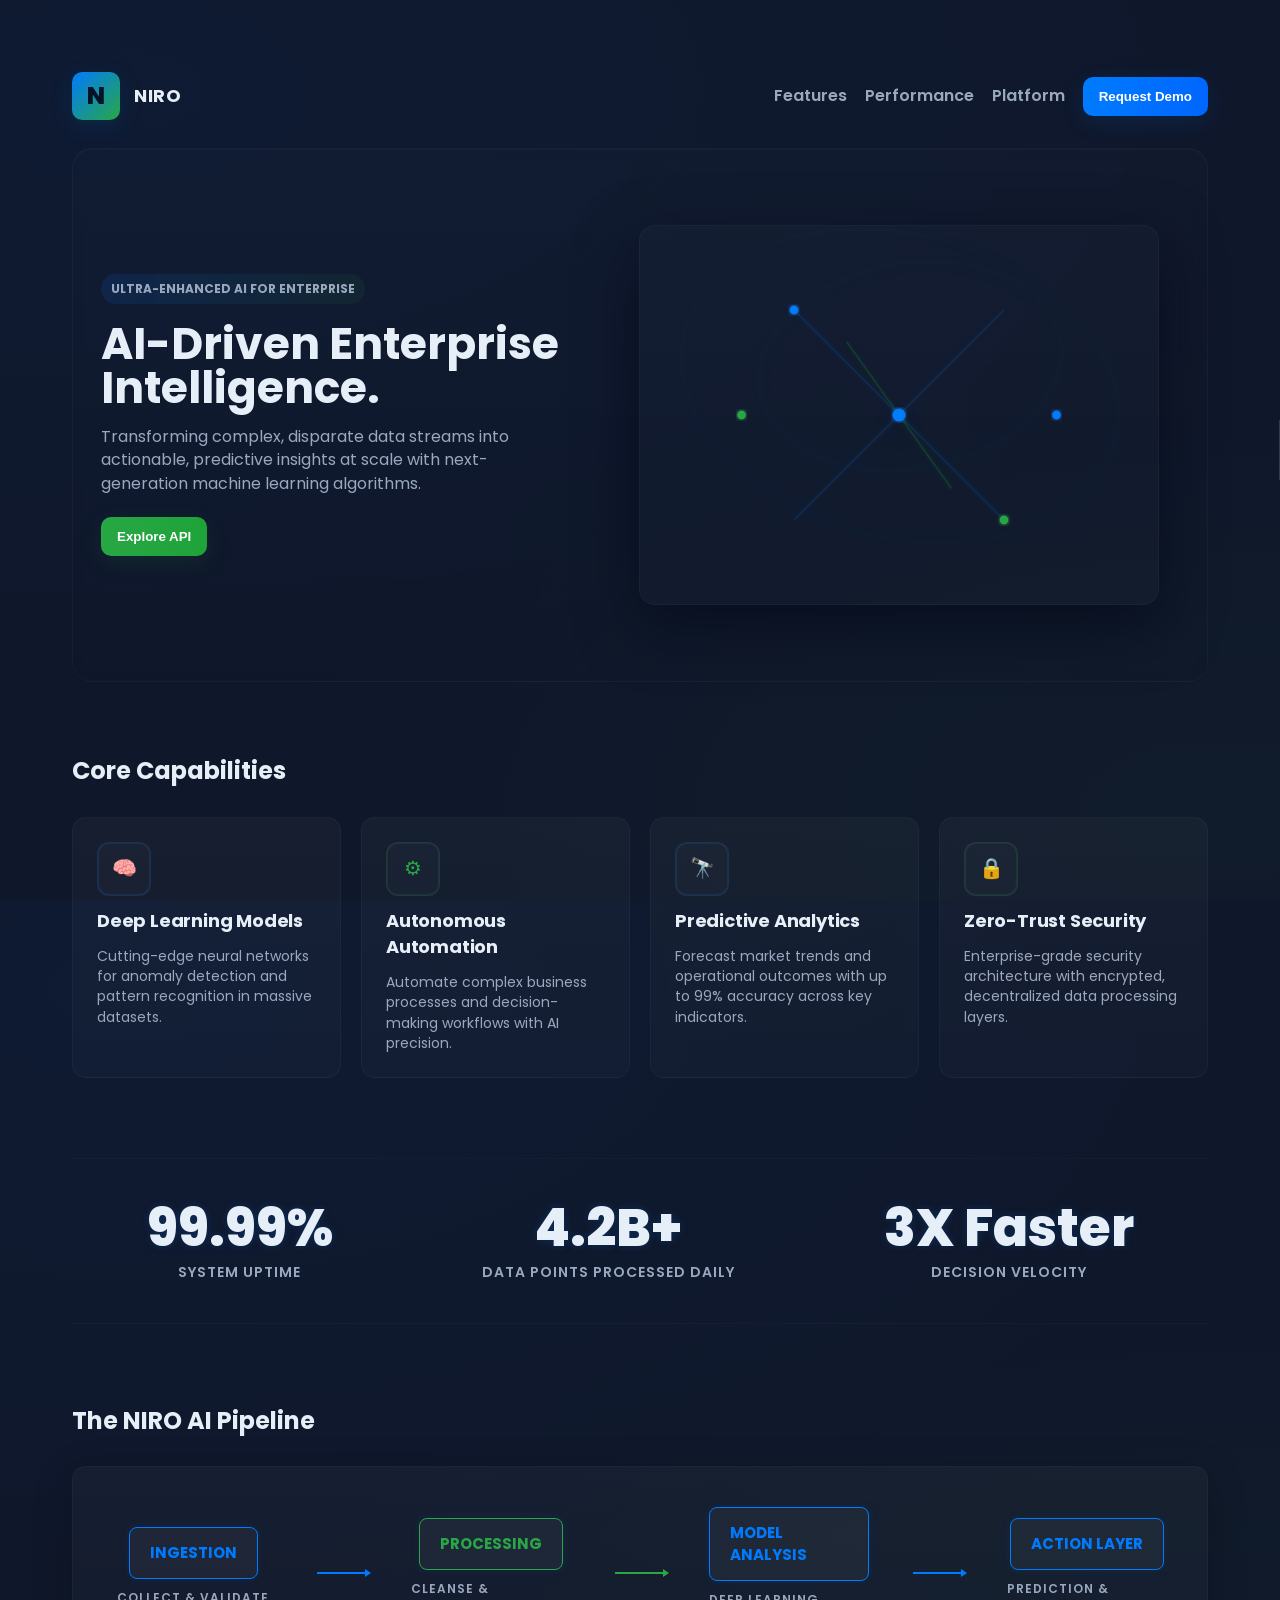
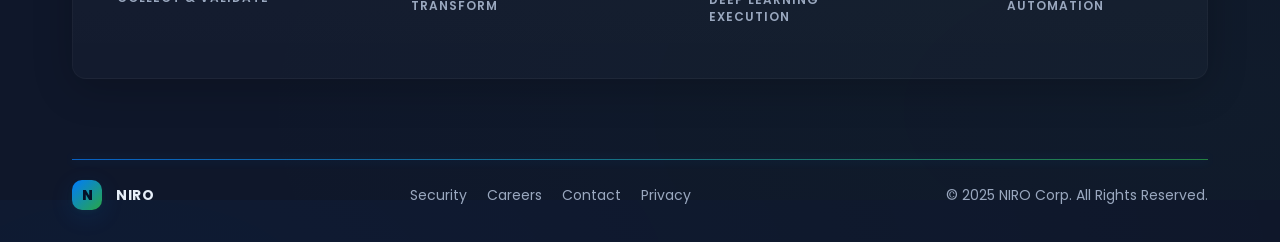
<file: index.html>
<!doctype html>
<html lang="en">
<head>
  <meta charset="utf-8" />
  <meta name="viewport" content="width=device-width, initial-scale=1" />
  <title>NIRO — AI · Enterprise Platform</title>
  <link href="https://fonts.googleapis.com/css2?family=Poppins:wght@300;400;600;700;800&display=swap" rel="stylesheet">
  <style>
    /* === 1. Base Variables & Reset === */
    :root{
      --bg:#0f172a; /* deep navy/charcoal */
      --accent-blue:#007bff;
      --accent-green:#28a745;
      --glass: rgba(255,255,255,0.03);
      --glass-2: rgba(255,255,255,0.02);
      --txt:#e6eef8;
      --muted:#9aa8bf;
      --radius:14px;
      --g-dot: #1d3356;
    }

    *{box-sizing:border-box}
    html,body{height:100%}
    body{
      margin:0;
      background: radial-gradient(1200px 600px at 10% 10%, rgba(0,123,255,0.04), transparent),
              radial-gradient(1000px 500px at 95% 90%, rgba(40,167,69,0.03), transparent),
              var(--bg);
      color:var(--txt);
      font-family:"Poppins",system-ui,-apple-system,Segoe UI,Roboto,"Helvetica Neue",Arial;
      -webkit-font-smoothing:antialiased;
      -moz-osx-font-smoothing:grayscale;
      line-height:1.45;
    }

    /* === 2. Global Styles & Components === */
    .wrap{max-width:1200px;margin:40px auto;padding:32px}
    h1{font-size:44px;margin:18px 0 14px;line-height:1.02}
    h2{font-size:24px;margin-bottom:28px;font-weight:700}
    p.lead{color:var(--muted);font-size:16px;margin:0 0 22px}
    .kicker{display:inline-block;padding:6px 10px;border-radius:999px;background:linear-gradient(90deg,rgba(0,123,255,0.12),rgba(40,167,69,0.08));color:var(--muted);font-weight:700;font-size:12px}
    .section{margin-top:72px}
    
    .btn{display:inline-flex;align-items:center;gap:10px;padding:12px 16px;border-radius:10px;font-weight:700;border:none;cursor:pointer;transition:transform 0.2s, box-shadow 0.2s}
    .btn:hover{transform:translateY(-1px)}
    .btn-primary{background:linear-gradient(90deg,var(--accent-blue),#0066ff);color:white;box-shadow:0 6px 24px rgba(0,123,255,0.12);}
    .btn-secondary{background:linear-gradient(90deg,var(--accent-green),#1ea339);color:white;box-shadow:0 6px 24px rgba(40,167,69,0.12);}

    /* Header & Nav */
    header{display:flex;align-items:center;justify-content:space-between;margin-bottom:28px}
    .logo{display:flex;align-items:center;gap:14px}
    .logo-mark{width:48px;height:48px;border-radius:10px;background:linear-gradient(135deg,var(--accent-blue),var(--accent-green));
      box-shadow:0 6px 24px rgba(0,123,255,0.12), 0 2px 6px rgba(40,167,69,0.06);
      display:grid;place-items:center;font-weight:800;color:#041126;font-size:24px}
    .logo-text{font-weight:700;letter-spacing:0.6px;font-size:18px}
    nav{display:flex;gap:18px;align-items:center}
    nav a{color:var(--muted);text-decoration:none;font-weight:600;transition:color 0.2s}
    nav a:hover{color:var(--txt)}

    /* Hero Section */
    .hero{display:grid;grid-template-columns:1fr 560px;gap:48px;align-items:center;padding:56px 28px;border-radius:20px;
      background:linear-gradient(180deg,rgba(255,255,255,0.01),transparent);
      backdrop-filter: blur(6px);box-shadow:inset 0 1px 0 rgba(255,255,255,0.02);
      border: 1px solid rgba(255,255,255,0.03);
    }
    .cta-group{display:flex;gap:14px}

    /* Right Visual */
    .hero-right{position:relative;height:420px;display:grid;place-items:center}
    .visual-card{width:520px;height:380px;border-radius:16px;background:linear-gradient(180deg, rgba(255,255,255,0.015), rgba(255,255,255,0.01));border:1px solid rgba(255,255,255,0.03);box-shadow: 0 20px 60px rgba(2,6,23,0.6);position:relative;overflow:visible;display:grid;place-items:center}
    .orbit{position:absolute;border-radius:50%;box-shadow:0 0 18px rgba(0,123,255,0.12), 0 0 28px rgba(0,123,255,0.06) inset;opacity:0.22}
    .orbit--1{width:440px;height:300px;left:40px;top:10px;transform:rotate(14deg)}
    .orbit--2{width:300px;height:200px;left:120px;top:40px;transform:rotate(-10deg);opacity:0.26}
    svg.node{width:420px;height:320px;filter:drop-shadow(0 12px 30px rgba(0,123,255,0.06));}
    .node-line{stroke:rgba(0,123,255,0.14);stroke-width:1.4;mix-blend-mode:screen}
    .node-line.green{stroke:rgba(40,167,69,0.18)}
    .node-dot{fill:var(--accent-blue);stroke:rgba(255,255,255,0.04);stroke-width:1}
    .node-dot.green{fill:var(--accent-green)}

    /* Features Grid */
    .cards-grid{display:grid;grid-template-columns:repeat(4,1fr);gap:20px}
    .card-feature{
      background:linear-gradient(180deg,var(--glass),var(--glass-2));border-radius:var(--radius);padding:24px;
      border:1px solid rgba(255,255,255,0.03);min-height:220px;display:flex;flex-direction:column;gap:12px;
      transition:transform 0.2s, box-shadow 0.2s, border-color 0.2s;
    }
    .card-feature:hover{
      transform:translateY(-3px);
      box-shadow: 0 10px 30px rgba(0,123,255,0.05);
      border-color: rgba(0,123,255,0.2);
    }
    .card-feature .icon{width:54px;height:54px;border-radius:12px;display:grid;place-items:center;font-weight:800;font-size:20px;
      background:rgba(255,255,255,0.02);
      box-shadow: inset 0 0 0 1px rgba(255,255,255,0.05);
    }
    .icon-blue{color:var(--accent-blue);border:1px solid rgba(0,123,255,0.2);box-shadow:0 0 10px rgba(0,123,255,0.5)}
    .icon-green{color:var(--accent-green);border:1px solid rgba(40,167,69,0.2);box-shadow:0 0 10px rgba(40,167,69,0.5)}
    .card-feature h3{margin:0;font-size:18px;font-weight:700;letter-spacing:-0.2px}
    .card-feature p{margin:0;color:var(--muted);font-size:14px}
    
    /* Stats strip */
    .stats-section{margin-top:80px;text-align:center}
    .stats-grid{display:flex;justify-content:space-around;padding:40px 0;border-top:1px solid var(--glass-2);border-bottom:1px solid var(--glass-2);}
    .stat-item{position:relative;padding:0 30px}
    .stat-value{font-size:52px;font-weight:800;color:var(--txt);line-height:1.1;
      text-shadow: 0 0 8px rgba(0,123,255,0.2);
    }
    .stat-label{font-size:14px;color:var(--muted);font-weight:600;text-transform:uppercase;letter-spacing:1px;margin-top:6px}
    .stat-separator{width:1px;height:60px;background:rgba(255,255,255,0.08);position:absolute;top:50%;right:0;transform:translateY(-50%)}

    /* Architecture Flow Diagram */
    .architecture-section{margin-top:80px}
    .flow-diagram{
      display:flex;justify-content:space-between;align-items:center;
      background:linear-gradient(180deg,var(--glass),var(--glass-2));
      border-radius:var(--radius);padding:40px;
      border:1px solid rgba(255,255,255,0.03);
      box-shadow: 0 10px 40px rgba(0,0,0,0.2);
    }
    .flow-step{
      display:flex;flex-direction:column;align-items:center;position:relative;
      width:160px;
    }
    .step-box{
      padding:14px 20px;border-radius:8px;font-weight:700;font-size:15px;text-transform:uppercase;
      border:1px solid;
      transition:background-color 0.3s;
      background:rgba(255,255,255,0.04);
      box-shadow:0 0 10px rgba(0,123,255,0.1);
    }
    .step-box.input{border-color:var(--accent-blue);color:var(--accent-blue)}
    .step-box.process{border-color:var(--accent-green);color:var(--accent-green)}
    .step-box.output{border-color:var(--accent-blue);color:var(--accent-blue)}

    .flow-arrow{
      width:50px;height:2px;background:var(--accent-blue);margin:0 10px;
      position:relative;
    }
    .flow-arrow::after{
      content:'';position:absolute;right:-4px;top:-3px;
      width:0;height:0;border-style:solid;
      border-width:4px 0 4px 6px;border-color:transparent transparent transparent var(--accent-blue);
    }
    .flow-arrow.green{background:var(--accent-green)}
    .flow-arrow.green::after{border-color:transparent transparent transparent var(--accent-green);}

    /* Footer */
    .footer-section{margin-top:80px;border-top:1px solid rgba(255,255,255,0.05);padding-top:20px;
      position:relative;
    }
    .footer-section::before{
      content:'';position:absolute;top:-1px;left:0;width:100%;height:1px;
      background:linear-gradient(90deg,var(--accent-blue),var(--accent-green));
      opacity:0.7;
      box-shadow:0 0 10px rgba(0,123,255,0.5);
    }

    .footer-content{display:flex;justify-content:space-between;align-items:center;font-size:14px}
    .footer-links{display:flex;gap:20px}
    .footer-links a{color:var(--muted);text-decoration:none;transition:color 0.2s}
    .footer-links a:hover{color:var(--accent-blue)}
    .legal{color:var(--muted)}

    /* === 3. RESPONSIVENESS (Media Queries) === */

    /* Tablet (Max-width 1024px) */
    @media (max-width: 1024px) {
      .wrap { padding: 20px; margin: 20px auto; }
      
      /* Hero: Stack layout */
      .hero {
        grid-template-columns: 1fr;
        gap: 32px;
        padding: 40px 20px;
      }
      .hero-left { max-width: 100%; }
      h1 { font-size: 38px; }
      
      /* Visual: Reduce size/hide subtle elements */
      .hero-right { height: 320px; }
      .visual-card { width: 100%; height: 100%; max-width: 480px; }
      svg.node { width: 90%; height: auto; }
      .orbit--1, .orbit--2 { display: none; } /* Hide complex orbits */

      /* Features Grid: 2 columns */
      .cards-grid { grid-template-columns: repeat(2, 1fr); gap: 16px; }

      /* Architecture Flow: Stack/Simplify */
      .flow-diagram { flex-wrap: wrap; justify-content: center; padding: 30px; }
      .flow-step { width: 45%; margin-bottom: 20px; }
      .flow-arrow { width: 20px; transform: rotate(90deg); margin: 10px 0; }
      .flow-arrow::after { transform: rotate(-90deg); right: -12px; top: -3px; }
      .flow-step:nth-child(even) { margin-left: 10%; } /* Offset for a staggered look */
      .flow-step:last-child { margin-bottom: 0; }
    }

    /* Mobile (Max-width 768px) */
    @media (max-width: 768px) {
      /* Header: Stack navigation/hide less important links */
      header { flex-direction: column; align-items: flex-start; }
      nav { margin-top: 15px; }
      nav a { display: none; } /* Hide internal nav links on mobile */

      /* Hero */
      h1 { font-size: 30px; margin: 10px 0 10px; }
      .cta-group { flex-direction: column; gap: 10px; }
      .btn { width: 100%; justify-content: center; }
      .hero-right { height: 250px; }

      /* Features Grid: Single column */
      .cards-grid { grid-template-columns: 1fr; }
      .card-feature { min-height: auto; }

      /* Stats: Stack vertically */
      .stats-grid { flex-direction: column; gap: 30px; padding: 30px 0; }
      .stat-item { padding: 0 10px; }
      .stat-value { font-size: 44px; }
      .stat-separator { display: none; } /* Hide vertical separator lines */
      
      /* Architecture Flow: Stack vertically (full width) */
      .flow-step { width: 100%; margin-bottom: 10px; }
      .flow-arrow { width: 2px; height: 30px; transform: rotate(0deg); margin: 10px auto; }
      .flow-arrow::after { transform: rotate(90deg); right: -3px; top: 22px; }
      .flow-step:nth-child(even) { margin-left: 0; } 
      
      /* Footer */
      .footer-content { flex-direction: column; gap: 15px; }
      .footer-links { flex-direction: column; align-items: center; gap: 10px; }
      .legal { order: 3; }
    }
  </style>
</head>
<body>
  <div class="wrap">
    
    <header>
      <div class="logo">
        <div class="logo-mark">N</div>
        <div class="logo-text">NIRO</div>
      </div>
      <nav>
        <a href="#features">Features</a>
        <a href="#stats">Performance</a>
        <a href="#architecture">Platform</a>
        <button class="btn btn-primary">Request Demo</button> </nav>
    </header>

    <section class="hero">
      <div class="hero-left">
        <span class="kicker">ULTRA-ENHANCED AI FOR ENTERPRISE</span>
        <h1>AI-Driven Enterprise Intelligence.</h1>
        <p class="lead">Transforming complex, disparate data streams into actionable, predictive insights at scale with next-generation machine learning algorithms.</p>
        <div class="cta-group">
          <button class="btn btn-secondary">Explore API</button>
        </div>
      </div>
      
      <div class="hero-right">
        <div class="visual-card">
          <div class="orbit orbit--1"></div>
          <div class="orbit orbit--2"></div>
          
          <svg class="node" viewBox="0 0 400 300">
            <defs>
              <filter id="glow">
                <feGaussianBlur in="SourceGraphic" stdDeviation="2" result="blur" />
                <feMerge>
                  <feMergeNode in="blur" />
                  <feMergeNode in="SourceGraphic" />
                </feMerge>
              </filter>
            </defs>
            <line class="node-line" x1="100" y1="50" x2="300" y2="250" style="filter:url(#glow)"/>
            <line class="node-line" x1="300" y1="50" x2="100" y2="250" style="filter:url(#glow)"/>
            <line class="node-line" x1="200" y1="0" x2="200" y2="300" style="filter:url(#glow)"/>
            <line class="node-line green" x1="50" y1="150" x2="350" y2="150" style="filter:url(#glow)"/>
            <line class="node-line green" x1="150" y1="80" x2="250" y2="220" style="filter:url(#glow)"/>

            <circle class="node-dot" cx="100" cy="50" r="4" style="filter:url(#glow)"/>
            <circle class="node-dot green" cx="300" cy="250" r="4" style="filter:url(#glow)"/>
            <circle class="node-dot" cx="200" cy="150" r="6" style="filter:url(#glow)"/>
            <circle class="node-dot green" cx="50" cy="150" r="4" style="filter:url(#glow)"/>
            <circle class="node-dot" cx="350" cy="150" r="4" style="filter:url(#glow)"/>
          </svg>
        </div>
      </div>
    </section>

    <section class="section" id="features">
      <h2>Core Capabilities</h2>
      <div class="cards-grid">
        
        <div class="card-feature">
          <div class="icon icon-blue">🧠</div>
          <h3>Deep Learning Models</h3>
          <p>Cutting-edge neural networks for anomaly detection and pattern recognition in massive datasets.</p>
        </div>

        <div class="card-feature">
          <div class="icon icon-green">⚙️</div>
          <h3>Autonomous Automation</h3>
          <p>Automate complex business processes and decision-making workflows with AI precision.</p>
        </div>
        
        <div class="card-feature">
          <div class="icon icon-blue">🔭</div>
          <h3>Predictive Analytics</h3>
          <p>Forecast market trends and operational outcomes with up to 99% accuracy across key indicators.</p>
        </div>
        
        <div class="card-feature">
          <div class="icon icon-green">🔒</div>
          <h3>Zero-Trust Security</h3>
          <p>Enterprise-grade security architecture with encrypted, decentralized data processing layers.</p>
        </div>
        
      </div>
    </section>

    <section class="stats-section" id="stats">
      <div class="stats-grid">
        
        <div class="stat-item">
          <div class="stat-value">99.99%</div>
          <div class="stat-label">System Uptime</div>
        </div>
        <span class="stat-separator"></span>

        <div class="stat-item">
          <div class="stat-value">4.2B+</div>
          <div class="stat-label">Data Points Processed Daily</div>
        </div>
        <span class="stat-separator"></span>

        <div class="stat-item">
          <div class="stat-value">3X Faster</div>
          <div class="stat-label">Decision Velocity</div>
        </div>

      </div>
    </section>

    <section class="architecture-section" id="architecture">
      <h2>The NIRO AI Pipeline</h2>
      <div class="flow-diagram">
        
        <div class="flow-step">
          <div class="step-box input">Ingestion</div>
          <p class="stat-label" style="font-size:12px;margin-top:10px">Collect & Validate</p>
        </div>

        <div class="flow-arrow"></div>

        <div class="flow-step">
          <div class="step-box process">Processing</div>
          <p class="stat-label" style="font-size:12px;margin-top:10px">Cleanse & Transform</p>
        </div>

        <div class="flow-arrow green"></div>

        <div class="flow-step">
          <div class="step-box input">Model Analysis</div>
          <p class="stat-label" style="font-size:12px;margin-top:10px">Deep Learning Execution</p>
        </div>

        <div class="flow-arrow"></div>

        <div class="flow-step">
          <div class="step-box output">Action Layer</div>
          <p class="stat-label" style="font-size:12px;margin-top:10px">Prediction & Automation</p>
        </div>

      </div>
    </section>
    
    <footer class="footer-section">
      <div class="footer-content">
        <div class="logo">
          <div class="logo-mark" style="width:30px;height:30px;font-size:14px">N</div>
          <div class="logo-text" style="font-size:14px">NIRO</div>
        </div>
        <div class="footer-links">
          <a href="#">Security</a>
          <a href="#">Careers</a>
          <a href="#">Contact</a>
          <a href="#">Privacy</a>
        </div>
        <div class="legal">© 2025 NIRO Corp. All Rights Reserved.</div>
      </div>
    </footer>

  </div>
</body>
</html>
</file>
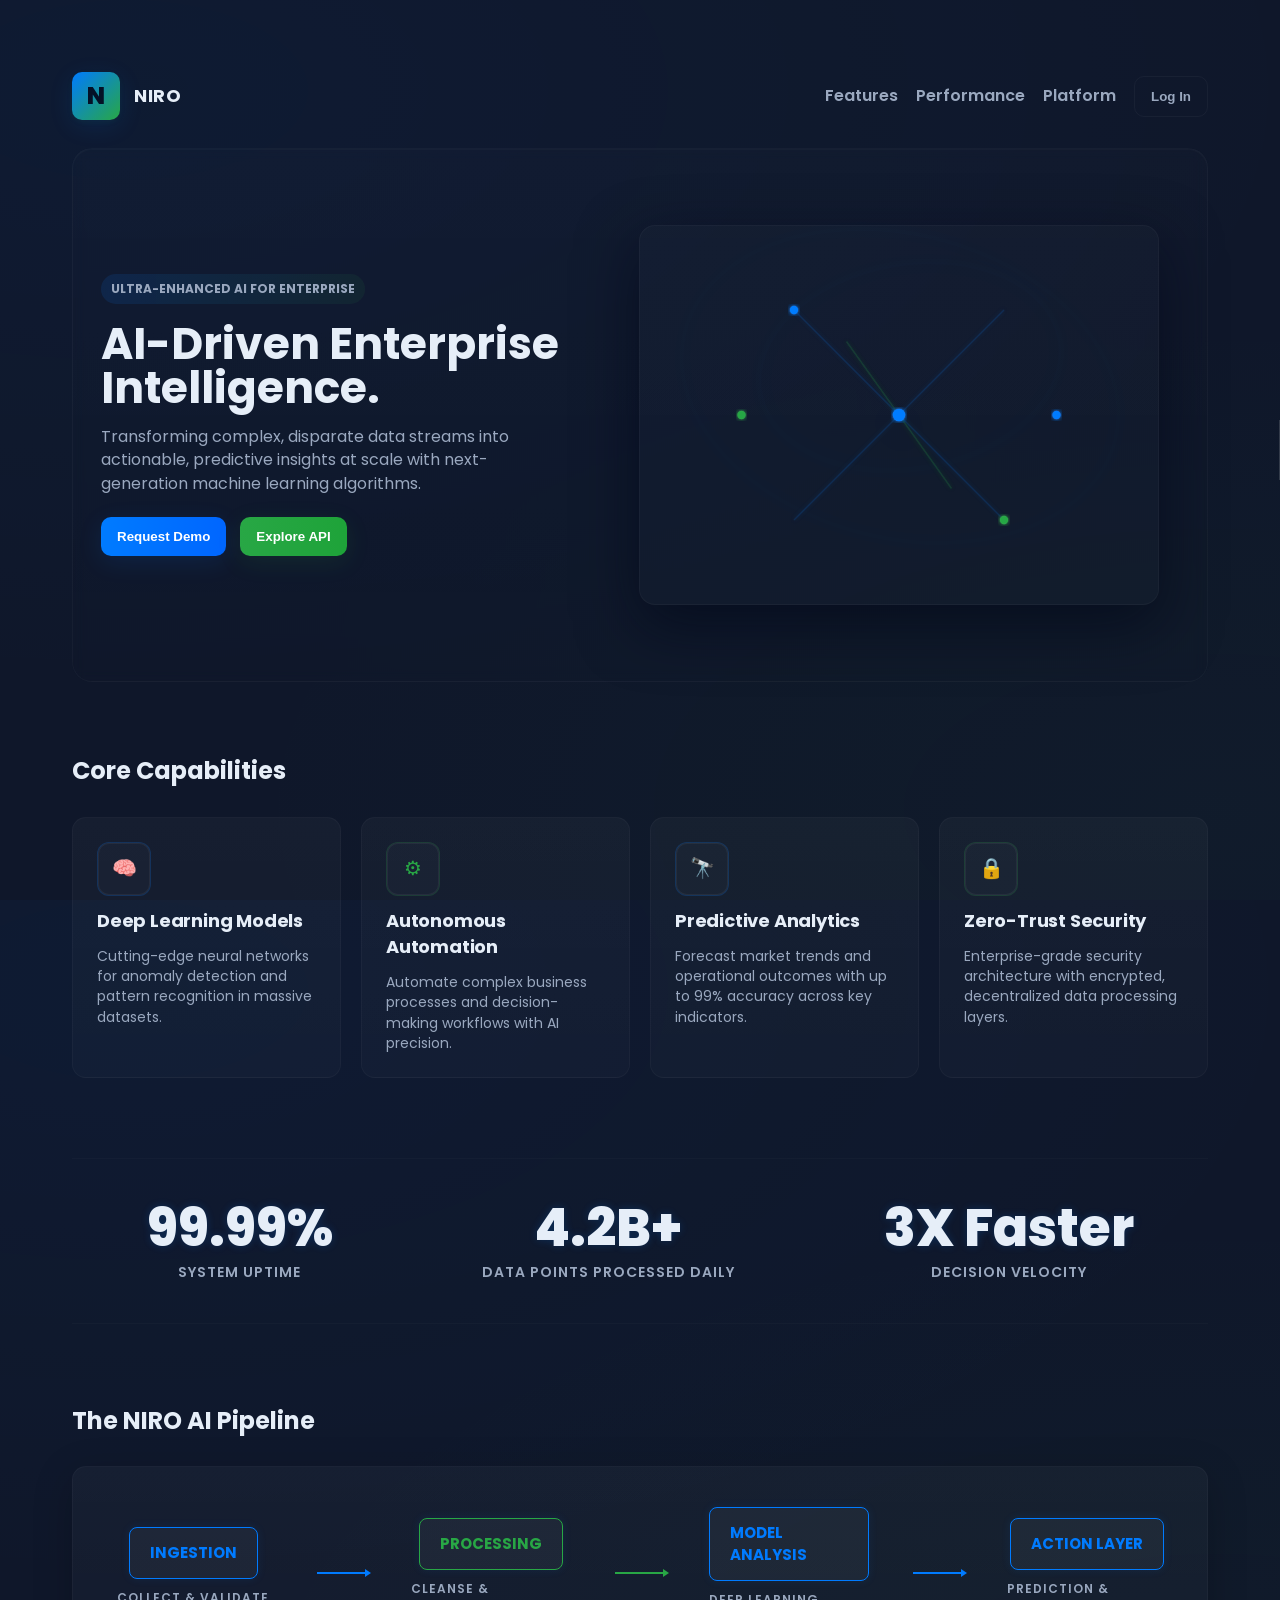
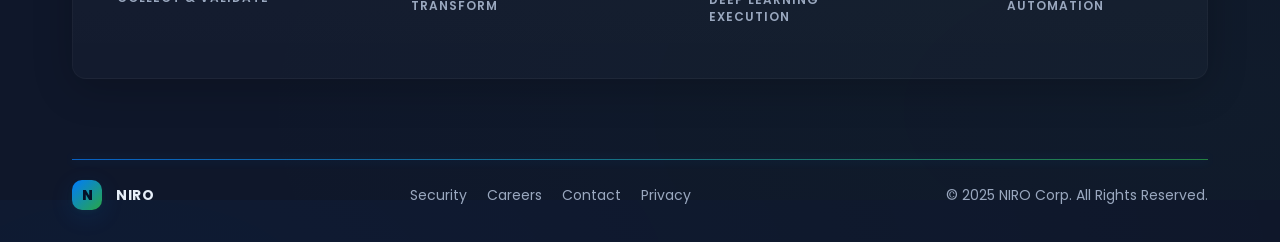
<file: nr.html>
<!doctype html>
<html lang="en">
<head>
  <meta charset="utf-8" />
  <meta name="viewport" content="width=device-width, initial-scale=1" />
  <title>NIRO — AI · Enterprise Platform</title>
  <link href="https://fonts.googleapis.com/css2?family=Poppins:wght@300;400;600;700;800&display=swap" rel="stylesheet">
  <style>
    /* ... The COMPLETE CSS from the section above goes here ... */
    :root{
      --bg:#0f172a; /* deep navy/charcoal */
      --accent-blue:#007bff;
      --accent-green:#28a745;
      --glass: rgba(255,255,255,0.03);
      --glass-2: rgba(255,255,255,0.02);
      --txt:#e6eef8;
      --muted:#9aa8bf;
      --radius:14px;
      --g-dot: #1d3356;
    }

    *{box-sizing:border-box}
    html,body{height:100%}
    body{
      margin:0;
      background: radial-gradient(1200px 600px at 10% 10%, rgba(0,123,255,0.04), transparent),
              radial-gradient(1000px 500px at 95% 90%, rgba(40,167,69,0.03), transparent),
              var(--bg);
      color:var(--txt);
      font-family:"Poppins",system-ui,-apple-system,Segoe UI,Roboto,"Helvetica Neue",Arial;
      -webkit-font-smoothing:antialiased;
      -moz-osx-font-smoothing:grayscale;
      line-height:1.45;
    }

    /* Container & layout */
    .wrap{max-width:1200px;margin:40px auto;padding:32px}
    header{display:flex;align-items:center;justify-content:space-between;margin-bottom:28px}
    .logo{display:flex;align-items:center;gap:14px}
    .logo-mark{width:48px;height:48px;border-radius:10px;background:linear-gradient(135deg,var(--accent-blue),var(--accent-green));
      box-shadow:0 6px 24px rgba(0,123,255,0.12), 0 2px 6px rgba(40,167,69,0.06);
      display:grid;place-items:center;font-weight:800;color:#041126;font-size:24px}
    .logo-text{font-weight:700;letter-spacing:0.6px;font-size:18px}

    nav{display:flex;gap:18px;align-items:center}
    nav a{color:var(--muted);text-decoration:none;font-weight:600;transition:color 0.2s}
    nav a:hover{color:var(--txt)}

    .btn{display:inline-flex;align-items:center;gap:10px;padding:12px 16px;border-radius:10px;font-weight:700;border:none;cursor:pointer;transition:transform 0.2s, box-shadow 0.2s}
    .btn:hover{transform:translateY(-1px)}
    .btn-primary{background:linear-gradient(90deg,var(--accent-blue),#0066ff);color:white;box-shadow:0 6px 24px rgba(0,123,255,0.12);}
    .btn-secondary{background:linear-gradient(90deg,var(--accent-green),#1ea339);color:white;box-shadow:0 6px 24px rgba(40,167,69,0.12);}
    .btn-ghost{background:transparent;border:1px solid rgba(255,255,255,0.04);color:var(--muted)}

    /* Hero */
    .hero{display:grid;grid-template-columns:1fr 560px;gap:48px;align-items:center;padding:56px 28px;border-radius:20px;
      background:linear-gradient(180deg,rgba(255,255,255,0.01),transparent);
      backdrop-filter: blur(6px);box-shadow:inset 0 1px 0 rgba(255,255,255,0.02);
      border: 1px solid rgba(255,255,255,0.03);
    }
    .hero-left{max-width:680px}
    .kicker{display:inline-block;padding:6px 10px;border-radius:999px;background:linear-gradient(90deg,rgba(0,123,255,0.12),rgba(40,167,69,0.08));color:var(--muted);font-weight:700;font-size:12px}
    h1{font-size:44px;margin:18px 0 14px;line-height:1.02}
    p.lead{color:var(--muted);font-size:16px;margin:0 0 22px}
    .cta-group{display:flex;gap:14px}

    /* Right visual */
    .hero-right{position:relative;height:420px;display:grid;place-items:center}
    .visual-card{width:520px;height:380px;border-radius:16px;background:linear-gradient(180deg, rgba(255,255,255,0.015), rgba(255,255,255,0.01));border:1px solid rgba(255,255,255,0.03);box-shadow: 0 20px 60px rgba(2,6,23,0.6);position:relative;overflow:visible;display:grid;place-items:center}

    /* 3D-ish data sphere using SVG */
    .glow-lines{position:absolute;inset:0;pointer-events:none}
    svg.node{width:420px;height:320px;filter:drop-shadow(0 12px 30px rgba(0,123,255,0.06));}
    .node-line{stroke:rgba(0,123,255,0.14);stroke-width:1.4;mix-blend-mode:screen}
    .node-line.green{stroke:rgba(40,167,69,0.18)}
    .node-dot{fill:var(--accent-blue);stroke:rgba(255,255,255,0.04);stroke-width:1}
    .node-dot.green{fill:var(--accent-green)}

    /* small animated orbits & particles */
    .orbit{position:absolute;border-radius:50%;box-shadow:0 0 18px rgba(0,123,255,0.12), 0 0 28px rgba(0,123,255,0.06) inset;opacity:0.22}
    .orbit--1{width:440px;height:300px;left:40px;top:10px;transform:rotate(14deg)}
    .orbit--2{width:300px;height:200px;left:120px;top:40px;transform:rotate(-10deg);opacity:0.26}

    /* Card grid */
    .section{margin-top:72px}
    .section-title{font-size:24px;margin-bottom:28px;font-weight:700}
    .cards-grid{display:grid;grid-template-columns:repeat(4,1fr);gap:20px}
    .card-feature{
      background:linear-gradient(180deg,var(--glass),var(--glass-2));border-radius:var(--radius);padding:24px;
      border:1px solid rgba(255,255,255,0.03);min-height:220px;display:flex;flex-direction:column;gap:12px;
      transition:transform 0.2s, box-shadow 0.2s, border-color 0.2s;
    }
    .card-feature:hover{
      transform:translateY(-3px);
      box-shadow: 0 10px 30px rgba(0,123,255,0.05);
      border-color: rgba(0,123,255,0.2);
    }

    .card-feature .icon{width:54px;height:54px;border-radius:12px;display:grid;place-items:center;font-weight:800;font-size:20px;
      background:rgba(255,255,255,0.02);
      box-shadow: inset 0 0 0 1px rgba(255,255,255,0.05);
    }
    .icon-blue{color:var(--accent-blue);border:1px solid rgba(0,123,255,0.2);box-shadow:0 0 10px rgba(0,123,255,0.5)}
    .icon-green{color:var(--accent-green);border:1px solid rgba(40,167,69,0.2);box-shadow:0 0 10px rgba(40,167,69,0.5)}

    .card-feature h3{margin:0;font-size:18px;font-weight:700;letter-spacing:-0.2px}
    .card-feature p{margin:0;color:var(--muted);font-size:14px}
    
    /* Stats strip */
    .stats-section{margin-top:80px;text-align:center}
    .stats-grid{display:flex;justify-content:space-around;padding:40px 0;border-top:1px solid var(--glass-2);border-bottom:1px solid var(--glass-2);}
    .stat-item{position:relative;padding:0 30px}
    .stat-value{font-size:52px;font-weight:800;color:var(--txt);line-height:1.1;
      text-shadow: 0 0 8px rgba(0,123,255,0.2);
    }
    .stat-label{font-size:14px;color:var(--muted);font-weight:600;text-transform:uppercase;letter-spacing:1px;margin-top:6px}
    .stat-separator{width:1px;height:60px;background:rgba(255,255,255,0.08);position:absolute;top:50%;right:0;transform:translateY(-50%)}

    /* Architecture Flow Diagram */
    .architecture-section{margin-top:80px}
    .flow-diagram{
      display:flex;justify-content:space-between;align-items:center;
      background:linear-gradient(180deg,var(--glass),var(--glass-2));
      border-radius:var(--radius);padding:40px;
      border:1px solid rgba(255,255,255,0.03);
      box-shadow: 0 10px 40px rgba(0,0,0,0.2);
    }
    .flow-step{
      display:flex;flex-direction:column;align-items:center;position:relative;
      width:160px;
    }
    .step-box{
      padding:14px 20px;border-radius:8px;font-weight:700;font-size:15px;text-transform:uppercase;
      border:1px solid;
      transition:background-color 0.3s;
      background:rgba(255,255,255,0.04);
      box-shadow:0 0 10px rgba(0,123,255,0.1);
    }
    .step-box.input{border-color:var(--accent-blue);color:var(--accent-blue)}
    .step-box.process{border-color:var(--accent-green);color:var(--accent-green)}
    .step-box.output{border-color:var(--accent-blue);color:var(--accent-blue)}

    .flow-arrow{
      width:50px;height:2px;background:var(--accent-blue);margin:0 10px;
      position:relative;
    }
    .flow-arrow::after{
      content:'';position:absolute;right:-4px;top:-3px;
      width:0;height:0;border-style:solid;
      border-width:4px 0 4px 6px;border-color:transparent transparent transparent var(--accent-blue);
    }
    .flow-arrow.green{background:var(--accent-green)}
    .flow-arrow.green::after{border-color:transparent transparent transparent var(--accent-green);}

    /* Footer */
    .footer-section{margin-top:80px;border-top:1px solid rgba(255,255,255,0.05);padding-top:20px;
      position:relative;
    }
    .footer-section::before{
      content:'';position:absolute;top:-1px;left:0;width:100%;height:1px;
      background:linear-gradient(90deg,var(--accent-blue),var(--accent-green));
      opacity:0.7;
      box-shadow:0 0 10px rgba(0,123,255,0.5);
    }

    .footer-content{display:flex;justify-content:space-between;align-items:center;font-size:14px}
    .footer-links{display:flex;gap:20px}
    .footer-links a{color:var(--muted);text-decoration:none;transition:color 0.2s}
    .footer-links a:hover{color:var(--accent-blue)}
    .legal{color:var(--muted)}
  </style>
</head>
<body>
  <div class="wrap">
    
    <header>
      <div class="logo">
        <div class="logo-mark">N</div>
        <div class="logo-text">NIRO</div>
      </div>
      <nav>
        <a href="#features">Features</a>
        <a href="#stats">Performance</a>
        <a href="#architecture">Platform</a>
        <button class="btn btn-ghost">Log In</button>
      </nav>
    </header>

    <section class="hero">
      <div class="hero-left">
        <span class="kicker">ULTRA-ENHANCED AI FOR ENTERPRISE</span>
        <h1>AI-Driven Enterprise Intelligence.</h1>
        <p class="lead">Transforming complex, disparate data streams into actionable, predictive insights at scale with next-generation machine learning algorithms.</p>
        <div class="cta-group">
          <button class="btn btn-primary">Request Demo</button>
          <button class="btn btn-secondary">Explore API</button>
        </div>
      </div>
      
      <div class="hero-right">
        <div class="visual-card">
          <div class="orbit orbit--1"></div>
          <div class="orbit orbit--2"></div>
          
          <svg class="node" viewBox="0 0 400 300">
            <defs>
              <filter id="glow">
                <feGaussianBlur in="SourceGraphic" stdDeviation="2" result="blur" />
                <feMerge>
                  <feMergeNode in="blur" />
                  <feMergeNode in="SourceGraphic" />
                </feMerge>
              </filter>
            </defs>
            <line class="node-line" x1="100" y1="50" x2="300" y2="250" style="filter:url(#glow)"/>
            <line class="node-line" x1="300" y1="50" x2="100" y2="250" style="filter:url(#glow)"/>
            <line class="node-line" x1="200" y1="0" x2="200" y2="300" style="filter:url(#glow)"/>
            <line class="node-line green" x1="50" y1="150" x2="350" y2="150" style="filter:url(#glow)"/>
            <line class="node-line green" x1="150" y1="80" x2="250" y2="220" style="filter:url(#glow)"/>

            <circle class="node-dot" cx="100" cy="50" r="4" style="filter:url(#glow)"/>
            <circle class="node-dot green" cx="300" cy="250" r="4" style="filter:url(#glow)"/>
            <circle class="node-dot" cx="200" cy="150" r="6" style="filter:url(#glow)"/>
            <circle class="node-dot green" cx="50" cy="150" r="4" style="filter:url(#glow)"/>
            <circle class="node-dot" cx="350" cy="150" r="4" style="filter:url(#glow)"/>
          </svg>
        </div>
      </div>
    </section>

    <section class="section" id="features">
      <h2 class="section-title">Core Capabilities</h2>
      <div class="cards-grid">
        
        <div class="card-feature">
          <div class="icon icon-blue">🧠</div>
          <h3>Deep Learning Models</h3>
          <p>Cutting-edge neural networks for anomaly detection and pattern recognition in massive datasets.</p>
        </div>

        <div class="card-feature">
          <div class="icon icon-green">⚙️</div>
          <h3>Autonomous Automation</h3>
          <p>Automate complex business processes and decision-making workflows with AI precision.</p>
        </div>
        
        <div class="card-feature">
          <div class="icon icon-blue">🔭</div>
          <h3>Predictive Analytics</h3>
          <p>Forecast market trends and operational outcomes with up to 99% accuracy across key indicators.</p>
        </div>
        
        <div class="card-feature">
          <div class="icon icon-green">🔒</div>
          <h3>Zero-Trust Security</h3>
          <p>Enterprise-grade security architecture with encrypted, decentralized data processing layers.</p>
        </div>
        
      </div>
    </section>

    <section class="stats-section" id="stats">
      <div class="stats-grid">
        
        <div class="stat-item">
          <div class="stat-value">99.99%</div>
          <div class="stat-label">System Uptime</div>
        </div>
        <span class="stat-separator"></span>

        <div class="stat-item">
          <div class="stat-value">4.2B+</div>
          <div class="stat-label">Data Points Processed Daily</div>
        </div>
        <span class="stat-separator"></span>

        <div class="stat-item">
          <div class="stat-value">3X Faster</div>
          <div class="stat-label">Decision Velocity</div>
        </div>

      </div>
    </section>

    <section class="architecture-section" id="architecture">
      <h2 class="section-title">The NIRO AI Pipeline</h2>
      <div class="flow-diagram">
        
        <div class="flow-step">
          <div class="step-box input">Ingestion</div>
          <p class="stat-label" style="font-size:12px;margin-top:10px">Collect & Validate</p>
        </div>

        <div class="flow-arrow"></div>

        <div class="flow-step">
          <div class="step-box process">Processing</div>
          <p class="stat-label" style="font-size:12px;margin-top:10px">Cleanse & Transform</p>
        </div>

        <div class="flow-arrow green"></div>

        <div class="flow-step">
          <div class="step-box input">Model Analysis</div>
          <p class="stat-label" style="font-size:12px;margin-top:10px">Deep Learning Execution</p>
        </div>

        <div class="flow-arrow"></div>

        <div class="flow-step">
          <div class="step-box output">Action Layer</div>
          <p class="stat-label" style="font-size:12px;margin-top:10px">Prediction & Automation</p>
        </div>

      </div>
    </section>
    
    <footer class="footer-section">
      <div class="footer-content">
        <div class="logo">
          <div class="logo-mark" style="width:30px;height:30px;font-size:14px">N</div>
          <div class="logo-text" style="font-size:14px">NIRO</div>
        </div>
        <div class="footer-links">
          <a href="#">Security</a>
          <a href="#">Careers</a>
          <a href="#">Contact</a>
          <a href="#">Privacy</a>
        </div>
        <div class="legal">© 2025 NIRO Corp. All Rights Reserved.</div>
      </div>
    </footer>

  </div>
</body>
</html>
</file>
